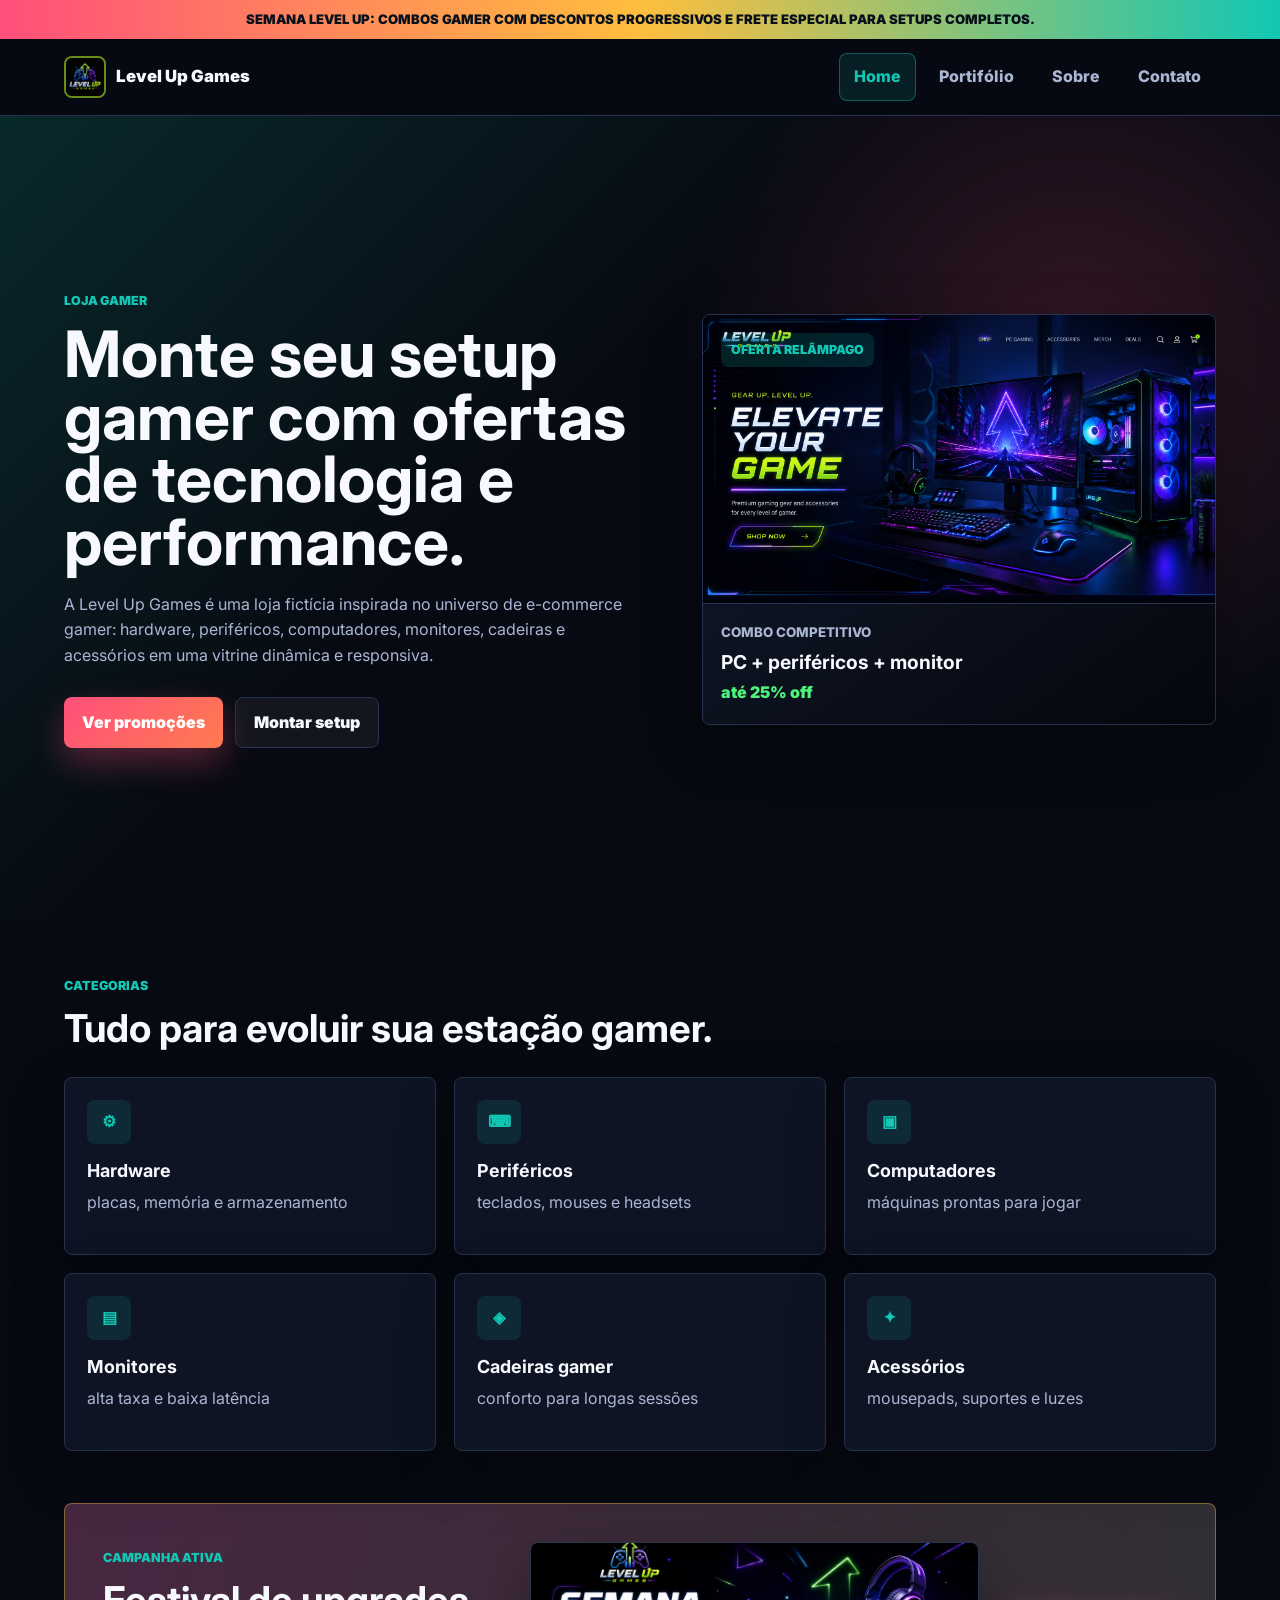
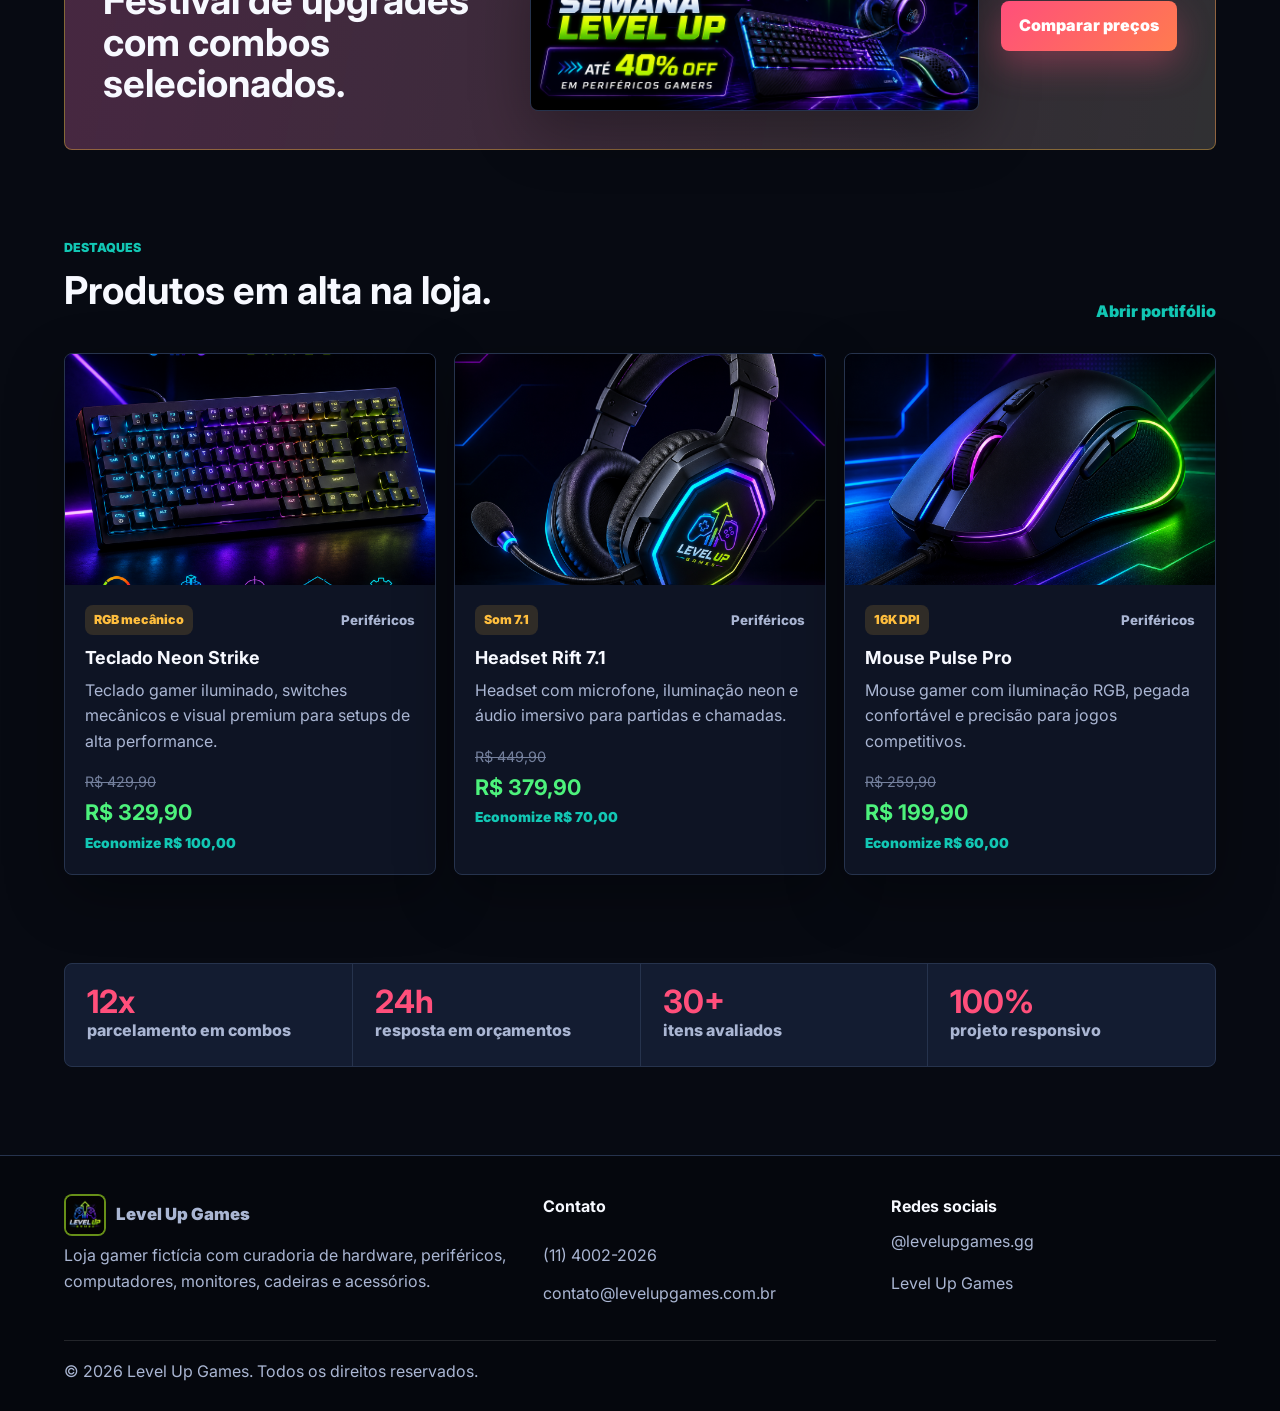
<file: index.html>
<!DOCTYPE html>
<html lang="pt-BR">
<head>
  <meta charset="UTF-8">
  <meta name="viewport" content="width=device-width, initial-scale=1.0">
  <title>Level Up Games | Loja Gamer</title>
  <meta name="description" content="Level Up Games, loja gamer ficticia com hardware, perifericos, computadores, monitores, cadeiras gamer e acessorios.">
  <link rel="preconnect" href="https://fonts.googleapis.com">
  <link rel="preconnect" href="https://fonts.gstatic.com" crossorigin>
  <link href="https://fonts.googleapis.com/css2?family=Inter:wght@400;600;700;800;900&display=swap" rel="stylesheet">
  <link rel="stylesheet" href="src/css/estilo.css">
  <script src="src/js/script.js" defer></script>
</head>
<body data-page="home">
  <div class="top-strip">Semana Level Up: combos gamer com descontos progressivos e frete especial para setups completos.</div>

  <header class="site-header">
    <a class="brand" href="index.html" aria-label="Level Up Games Home">
      <img class="brand__logo" src="src/assets/img/logo-level-up-games-neon.png" alt="">
      <span class="brand__text">Level Up Games</span>
    </a>

    <button class="menu-toggle" type="button" aria-label="Abrir menu" aria-expanded="false">
      <span></span>
      <span></span>
      <span></span>
    </button>

    <nav class="main-nav" aria-label="Menu principal">
      <a href="index.html" data-nav="home">Home</a>
      <a href="pages/portifolio.html" data-nav="portifolio">Portifólio</a>
      <a href="pages/sobre.html" data-nav="sobre">Sobre</a>
      <a href="pages/contato.html" data-nav="contato">Contato</a>
    </nav>
  </header>

  <main>
    <section class="hero" aria-labelledby="hero-title">
      <div class="hero__content">
        <p class="eyebrow">Loja Gamer</p>
        <h1 id="hero-title">Monte seu setup gamer com ofertas de tecnologia e performance.</h1>
        <p class="hero__text">A Level Up Games é uma loja fictícia inspirada no universo de e-commerce gamer: hardware, periféricos, computadores, monitores, cadeiras e acessórios em uma vitrine dinâmica e responsiva.</p>
        <div class="hero__actions">
          <a class="button button--primary" href="pages/portifolio.html">Ver promoções</a>
          <a class="button button--ghost" href="pages/contato.html">Montar setup</a>
        </div>
      </div>

      <div class="hero__deal" aria-label="Oferta em destaque">
        <span class="deal-badge">Oferta relâmpago</span>
        <img src="src/assets/img/hero-elevate-game.png" alt="Banner gamer com setup Level Up Games.">
        <div class="deal-card">
          <small>Combo competitivo</small>
          <strong>PC + periféricos + monitor</strong>
          <span>até 25% off</span>
        </div>
      </div>
    </section>

    <section class="section section--tight" aria-labelledby="category-title">
      <div class="section__intro">
        <p class="eyebrow">Categorias</p>
        <h2 id="category-title">Tudo para evoluir sua estação gamer.</h2>
      </div>
      <div class="category-grid" data-categories></div>
    </section>

    <section class="promo-band" aria-labelledby="promo-title">
      <div>
        <p class="eyebrow">Campanha ativa</p>
        <h2 id="promo-title">Festival de upgrades com combos selecionados.</h2>
      </div>
      <img class="promo-band__image" src="src/assets/img/banner-semana-level-up.png" alt="Banner Semana Level Up com desconto em periféricos gamers.">
      <a class="button button--primary" href="pages/portifolio.html">Comparar preços</a>
    </section>

    <section class="section" aria-labelledby="featured-title">
      <div class="section__intro section__intro--row">
        <div>
          <p class="eyebrow">Destaques</p>
          <h2 id="featured-title">Produtos em alta na loja.</h2>
        </div>
        <a class="text-link" href="pages/portifolio.html">Abrir portifólio</a>
      </div>
      <div class="product-grid" data-products-preview></div>
    </section>

    <section class="feature-strip" aria-label="Benefícios da loja">
      <article>
        <strong>12x</strong>
        <span>parcelamento em combos</span>
      </article>
      <article>
        <strong>24h</strong>
        <span>resposta em orçamentos</span>
      </article>
      <article>
        <strong>30+</strong>
        <span>itens avaliados</span>
      </article>
      <article>
        <strong>100%</strong>
        <span>projeto responsivo</span>
      </article>
    </section>
  </main>

  <footer class="site-footer" data-footer></footer>
</body>
</html>
</file>
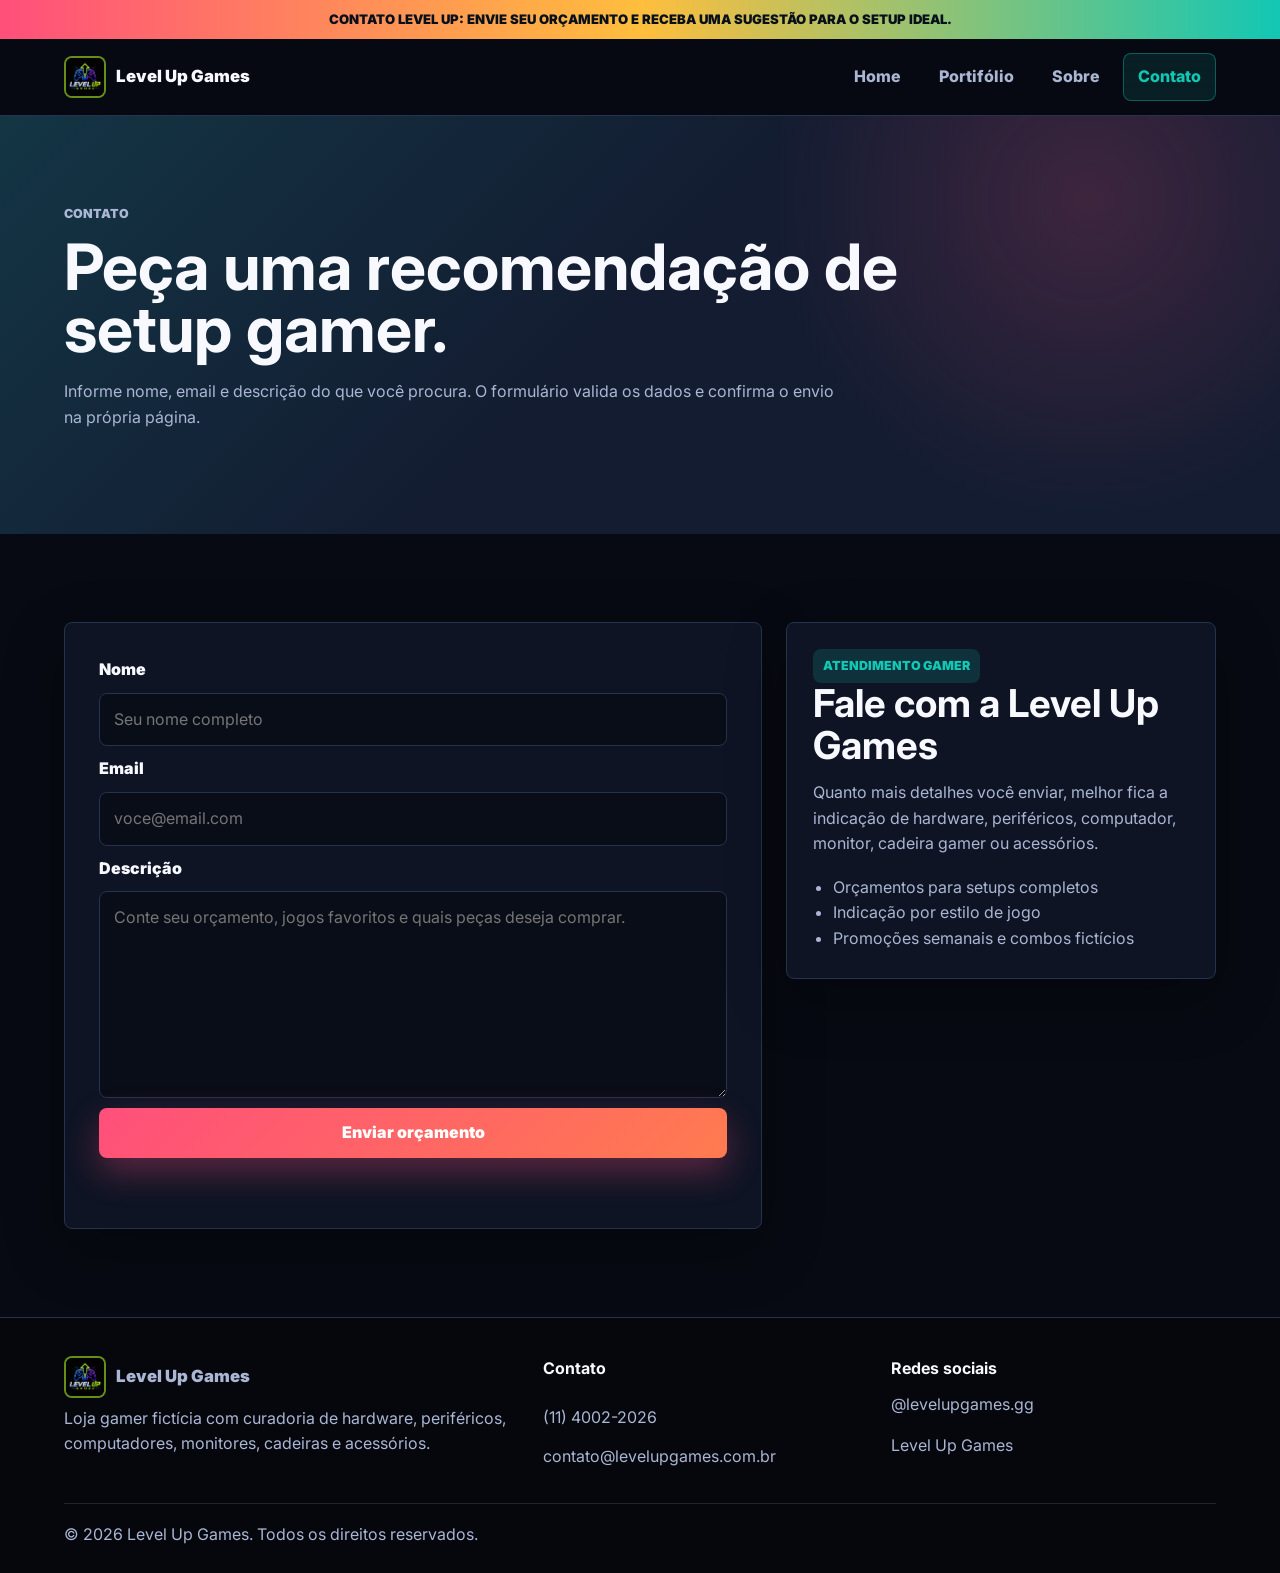
<file: pages/contato.html>
<!DOCTYPE html>
<html lang="pt-BR">
<head>
  <meta charset="UTF-8">
  <meta name="viewport" content="width=device-width, initial-scale=1.0">
  <title>Contato | Level Up Games</title>
  <meta name="description" content="Formulario de contato da Level Up Games para pedidos de orçamento e setups gamer.">
  <link rel="preconnect" href="https://fonts.googleapis.com">
  <link rel="preconnect" href="https://fonts.gstatic.com" crossorigin>
  <link href="https://fonts.googleapis.com/css2?family=Inter:wght@400;600;700;800;900&display=swap" rel="stylesheet">
  <link rel="stylesheet" href="../src/css/estilo.css">
  <script src="../src/js/script.js" defer></script>
</head>
<body data-page="contato">
  <div class="top-strip">Contato Level Up: envie seu orçamento e receba uma sugestão para o setup ideal.</div>

  <header class="site-header">
    <a class="brand" href="../index.html" aria-label="Level Up Games Home">
      <img class="brand__logo" src="../src/assets/img/logo-level-up-games-neon.png" alt="">
      <span class="brand__text">Level Up Games</span>
    </a>
    <button class="menu-toggle" type="button" aria-label="Abrir menu" aria-expanded="false">
      <span></span>
      <span></span>
      <span></span>
    </button>
    <nav class="main-nav" aria-label="Menu principal">
      <a href="../index.html" data-nav="home">Home</a>
      <a href="portifolio.html" data-nav="portifolio">Portifólio</a>
      <a href="sobre.html" data-nav="sobre">Sobre</a>
      <a href="contato.html" data-nav="contato">Contato</a>
    </nav>
  </header>

  <main>
    <section class="page-hero" aria-labelledby="contact-title">
      <p class="eyebrow">Contato</p>
      <h1 id="contact-title">Peça uma recomendação de setup gamer.</h1>
      <p>Informe nome, email e descrição do que você procura. O formulário valida os dados e confirma o envio na própria página.</p>
    </section>

    <section class="contact-layout" aria-label="Formulario de contato">
      <form class="contact-form" data-contact-form novalidate>
        <label for="name">Nome</label>
        <input id="name" name="name" type="text" placeholder="Seu nome completo" required minlength="3">

        <label for="email">Email</label>
        <input id="email" name="email" type="email" placeholder="voce@email.com" required>

        <label for="description">Descrição</label>
        <textarea id="description" name="description" rows="7" placeholder="Conte seu orçamento, jogos favoritos e quais peças deseja comprar." required minlength="15"></textarea>

        <button class="button button--primary" type="submit">Enviar orçamento</button>
        <p class="form-message" data-form-message role="status"></p>
      </form>

      <aside class="contact-panel">
        <span class="deal-badge">Atendimento gamer</span>
        <h2>Fale com a Level Up Games</h2>
        <p>Quanto mais detalhes você enviar, melhor fica a indicação de hardware, periféricos, computador, monitor, cadeira gamer ou acessórios.</p>
        <ul>
          <li>Orçamentos para setups completos</li>
          <li>Indicação por estilo de jogo</li>
          <li>Promoções semanais e combos fictícios</li>
        </ul>
      </aside>
    </section>
  </main>

  <footer class="site-footer" data-footer></footer>
</body>
</html>
</file>
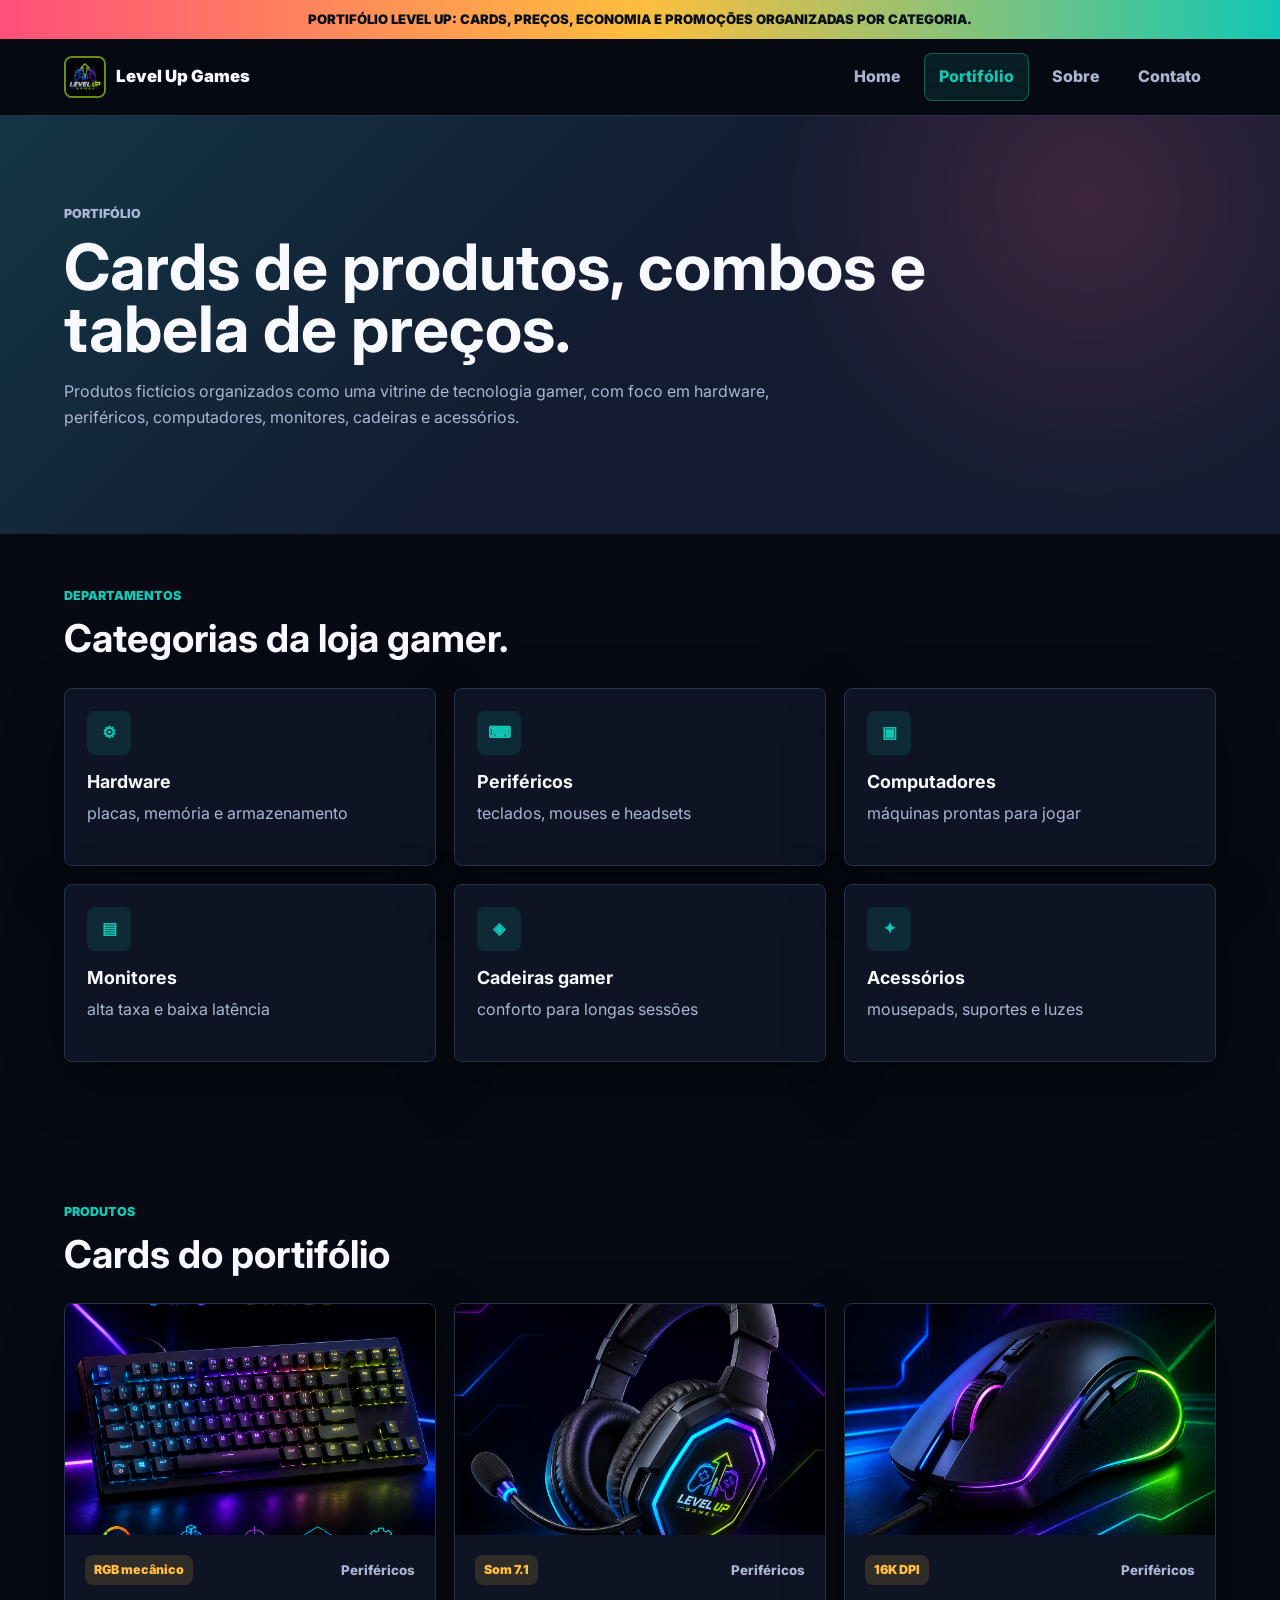
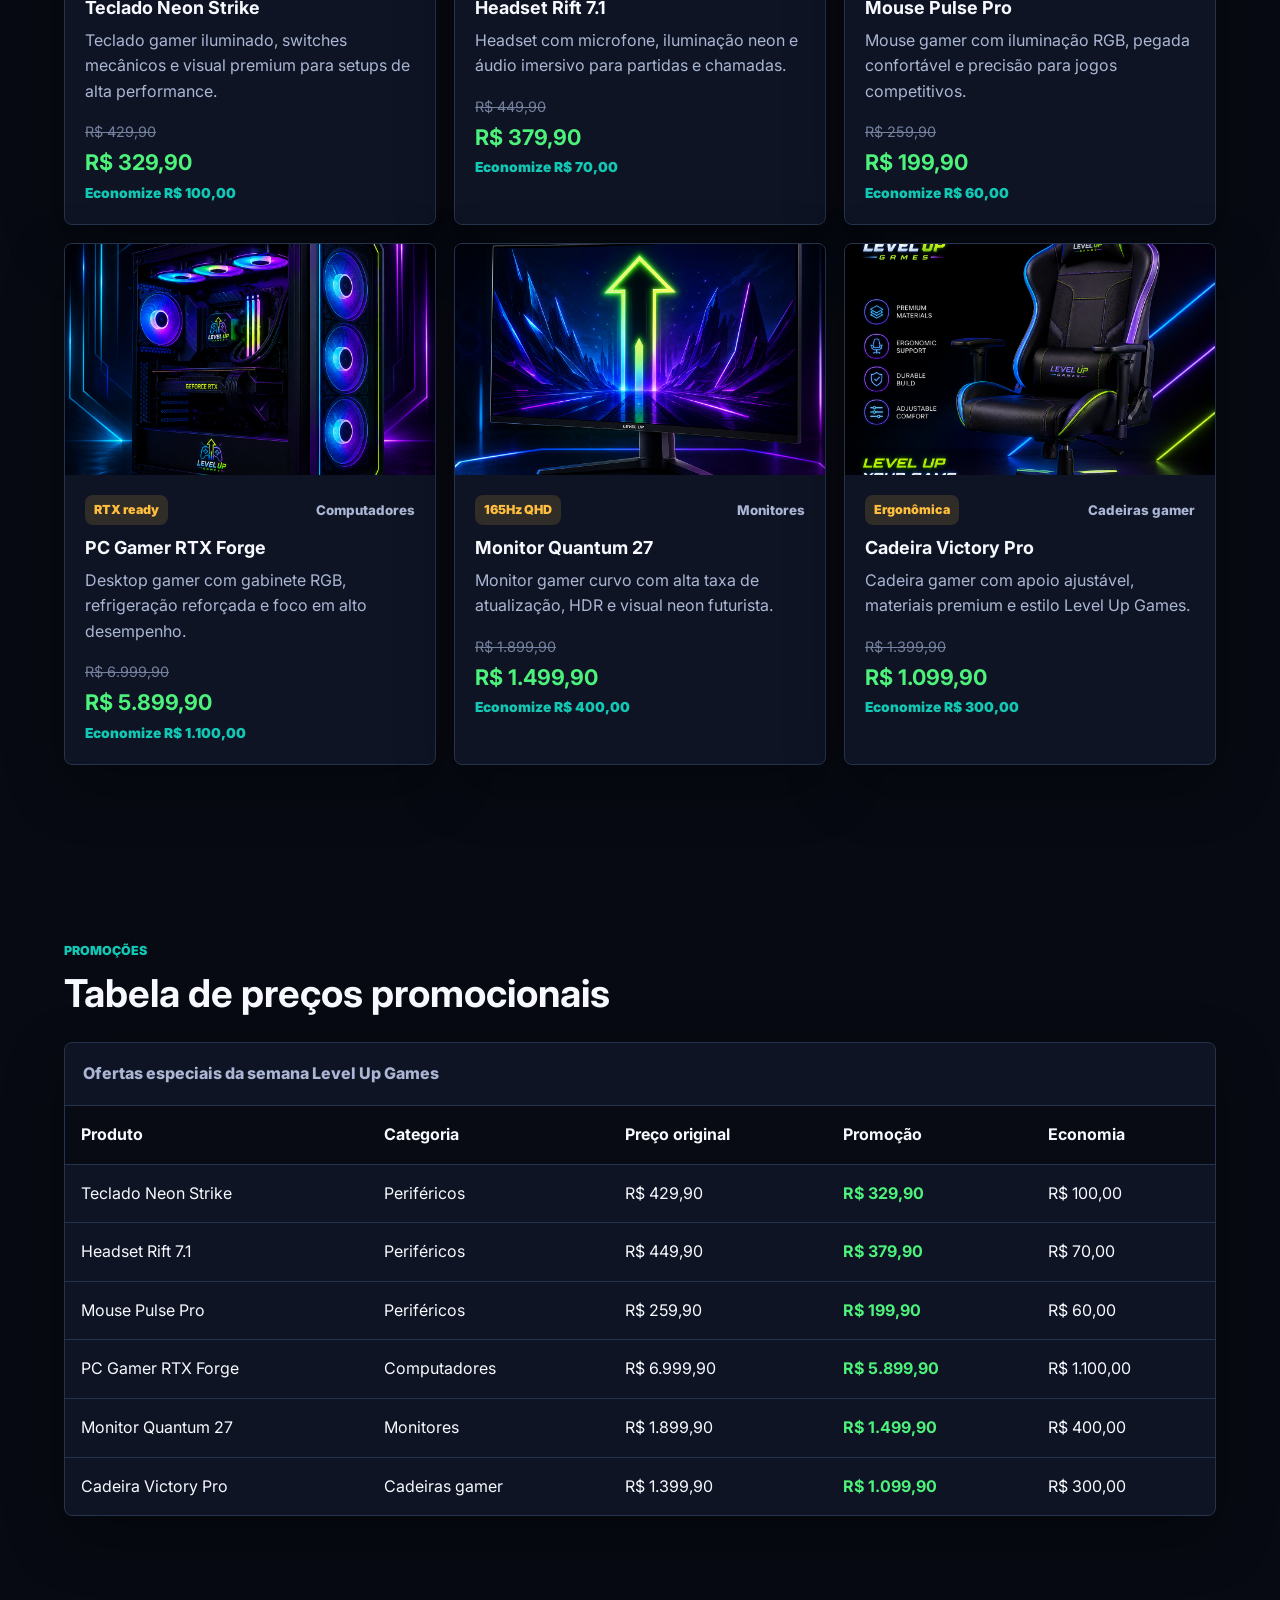
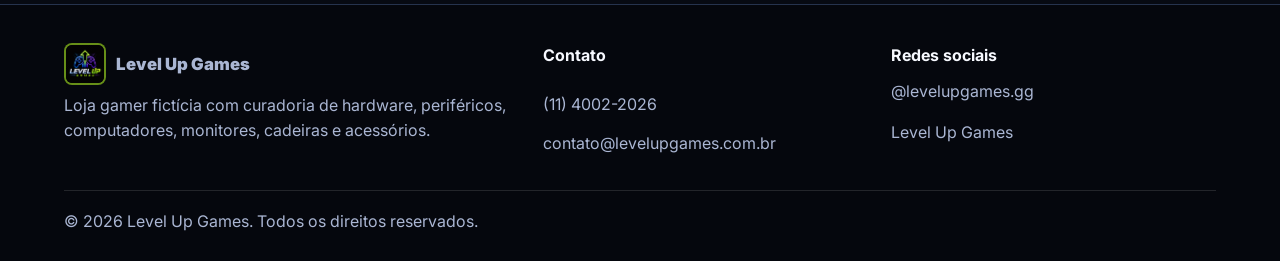
<file: pages/portifolio.html>
<!DOCTYPE html>
<html lang="pt-BR">
<head>
  <meta charset="UTF-8">
  <meta name="viewport" content="width=device-width, initial-scale=1.0">
  <title>Portifólio | Level Up Games</title>
  <meta name="description" content="Portifólio da Level Up Games com cards de produtos gamer e tabela de preços promocionais.">
  <link rel="preconnect" href="https://fonts.googleapis.com">
  <link rel="preconnect" href="https://fonts.gstatic.com" crossorigin>
  <link href="https://fonts.googleapis.com/css2?family=Inter:wght@400;600;700;800;900&display=swap" rel="stylesheet">
  <link rel="stylesheet" href="../src/css/estilo.css">
  <script src="../src/js/script.js" defer></script>
</head>
<body data-page="portifolio">
  <div class="top-strip">Portifólio Level Up: cards, preços, economia e promoções organizadas por categoria.</div>

  <header class="site-header">
    <a class="brand" href="../index.html" aria-label="Level Up Games Home">
      <img class="brand__logo" src="../src/assets/img/logo-level-up-games-neon.png" alt="">
      <span class="brand__text">Level Up Games</span>
    </a>
    <button class="menu-toggle" type="button" aria-label="Abrir menu" aria-expanded="false">
      <span></span>
      <span></span>
      <span></span>
    </button>
    <nav class="main-nav" aria-label="Menu principal">
      <a href="../index.html" data-nav="home">Home</a>
      <a href="portifolio.html" data-nav="portifolio">Portifólio</a>
      <a href="sobre.html" data-nav="sobre">Sobre</a>
      <a href="contato.html" data-nav="contato">Contato</a>
    </nav>
  </header>

  <main>
    <section class="page-hero" aria-labelledby="portfolio-title">
      <p class="eyebrow">Portifólio</p>
      <h1 id="portfolio-title">Cards de produtos, combos e tabela de preços.</h1>
      <p>Produtos fictícios organizados como uma vitrine de tecnologia gamer, com foco em hardware, periféricos, computadores, monitores, cadeiras e acessórios.</p>
    </section>

    <section class="section section--tight" aria-labelledby="portfolio-category-title">
      <div class="section__intro">
        <p class="eyebrow">Departamentos</p>
        <h2 id="portfolio-category-title">Categorias da loja gamer.</h2>
      </div>
      <div class="category-grid" data-categories></div>
    </section>

    <section class="section" aria-labelledby="cards-title">
      <div class="section__intro">
        <p class="eyebrow">Produtos</p>
        <h2 id="cards-title">Cards do portifólio</h2>
      </div>
      <div class="product-grid" data-products-list></div>
    </section>

    <section class="section" aria-labelledby="table-title">
      <div class="section__intro">
        <p class="eyebrow">Promoções</p>
        <h2 id="table-title">Tabela de preços promocionais</h2>
      </div>
      <div class="table-wrap">
        <table class="price-table">
          <caption>Ofertas especiais da semana Level Up Games</caption>
          <thead>
            <tr>
              <th>Produto</th>
              <th>Categoria</th>
              <th>Preço original</th>
              <th>Promoção</th>
              <th>Economia</th>
            </tr>
          </thead>
          <tbody data-promo-table></tbody>
        </table>
      </div>
    </section>
  </main>

  <footer class="site-footer" data-footer></footer>
</body>
</html>
</file>
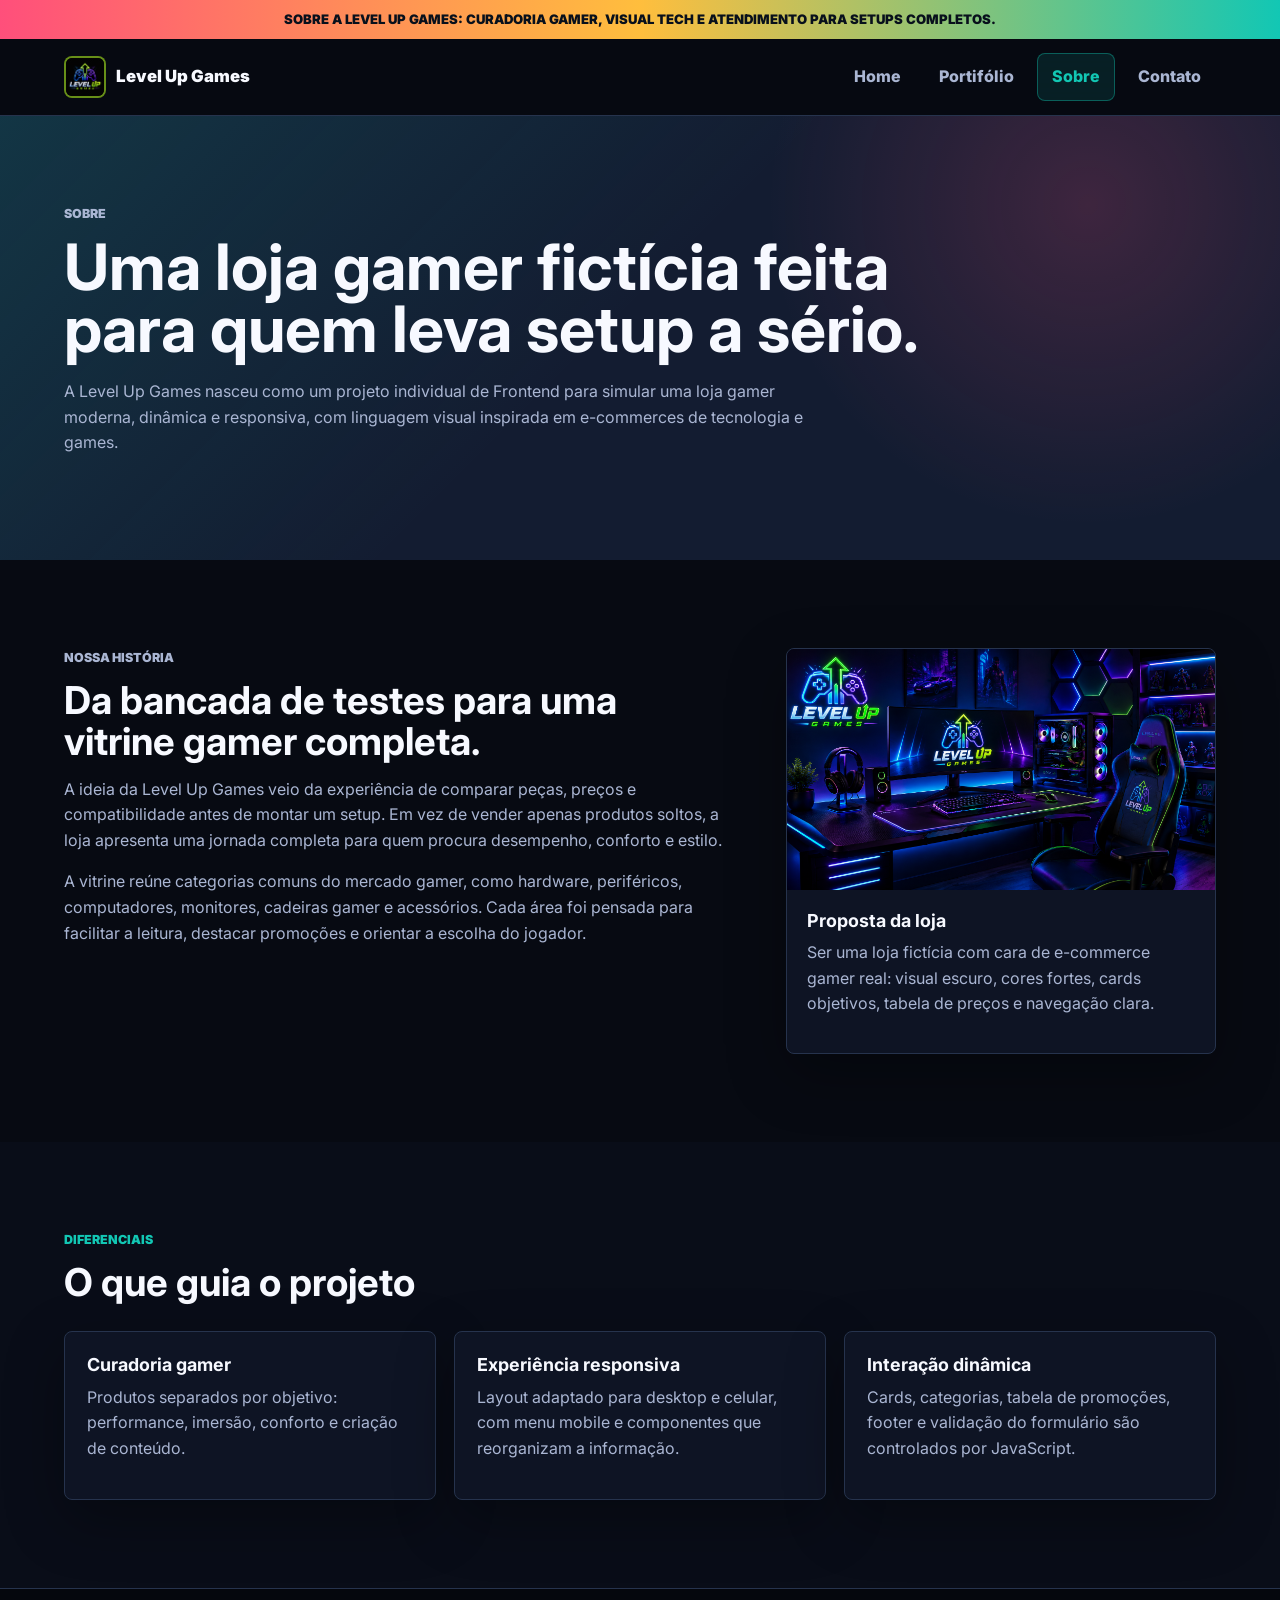
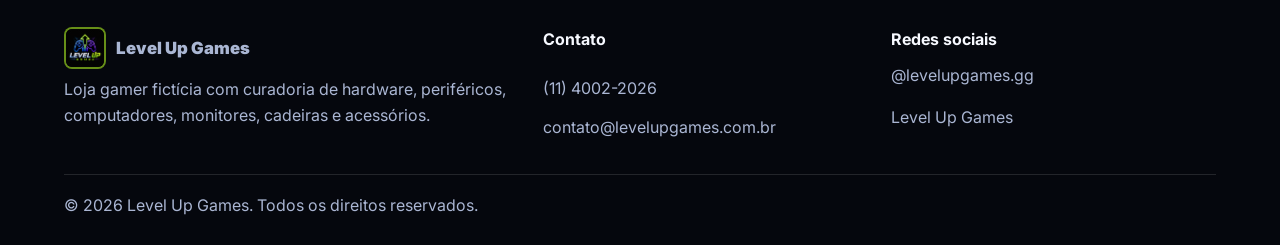
<file: pages/sobre.html>
<!DOCTYPE html>
<html lang="pt-BR">
<head>
  <meta charset="UTF-8">
  <meta name="viewport" content="width=device-width, initial-scale=1.0">
  <title>Sobre | Level Up Games</title>
  <meta name="description" content="História da Level Up Games, loja gamer fictícia criada para entregar curadoria de tecnologia e setups completos.">
  <link rel="preconnect" href="https://fonts.googleapis.com">
  <link rel="preconnect" href="https://fonts.gstatic.com" crossorigin>
  <link href="https://fonts.googleapis.com/css2?family=Inter:wght@400;600;700;800;900&display=swap" rel="stylesheet">
  <link rel="stylesheet" href="../src/css/estilo.css">
  <script src="../src/js/script.js" defer></script>
</head>
<body data-page="sobre">
  <div class="top-strip">Sobre a Level Up Games: curadoria gamer, visual tech e atendimento para setups completos.</div>

  <header class="site-header">
    <a class="brand" href="../index.html" aria-label="Level Up Games Home">
      <img class="brand__logo" src="../src/assets/img/logo-level-up-games-neon.png" alt="">
      <span class="brand__text">Level Up Games</span>
    </a>
    <button class="menu-toggle" type="button" aria-label="Abrir menu" aria-expanded="false">
      <span></span>
      <span></span>
      <span></span>
    </button>
    <nav class="main-nav" aria-label="Menu principal">
      <a href="../index.html" data-nav="home">Home</a>
      <a href="portifolio.html" data-nav="portifolio">Portifólio</a>
      <a href="sobre.html" data-nav="sobre">Sobre</a>
      <a href="contato.html" data-nav="contato">Contato</a>
    </nav>
  </header>

  <main>
    <section class="page-hero page-hero--story" aria-labelledby="about-title">
      <p class="eyebrow">Sobre</p>
      <h1 id="about-title">Uma loja gamer fictícia feita para quem leva setup a sério.</h1>
      <p>A Level Up Games nasceu como um projeto individual de Frontend para simular uma loja gamer moderna, dinâmica e responsiva, com linguagem visual inspirada em e-commerces de tecnologia e games.</p>
    </section>

    <section class="story-section" aria-label="História da loja">
      <article>
        <p class="eyebrow">Nossa história</p>
        <h2>Da bancada de testes para uma vitrine gamer completa.</h2>
        <p>A ideia da Level Up Games veio da experiência de comparar peças, preços e compatibilidade antes de montar um setup. Em vez de vender apenas produtos soltos, a loja apresenta uma jornada completa para quem procura desempenho, conforto e estilo.</p>
        <p>A vitrine reúne categorias comuns do mercado gamer, como hardware, periféricos, computadores, monitores, cadeiras gamer e acessórios. Cada área foi pensada para facilitar a leitura, destacar promoções e orientar a escolha do jogador.</p>
      </article>
      <aside class="story-card">
        <img src="../src/assets/img/setup-level-up.png" alt="Setup gamer completo da Level Up Games.">
        <h3>Proposta da loja</h3>
        <p>Ser uma loja fictícia com cara de e-commerce gamer real: visual escuro, cores fortes, cards objetivos, tabela de preços e navegação clara.</p>
      </aside>
    </section>

    <section class="section values" aria-labelledby="values-title">
      <div class="section__intro">
        <p class="eyebrow">Diferenciais</p>
        <h2 id="values-title">O que guia o projeto</h2>
      </div>
      <div class="values-grid">
        <article>
          <h3>Curadoria gamer</h3>
          <p>Produtos separados por objetivo: performance, imersão, conforto e criação de conteúdo.</p>
        </article>
        <article>
          <h3>Experiência responsiva</h3>
          <p>Layout adaptado para desktop e celular, com menu mobile e componentes que reorganizam a informação.</p>
        </article>
        <article>
          <h3>Interação dinâmica</h3>
          <p>Cards, categorias, tabela de promoções, footer e validação do formulário são controlados por JavaScript.</p>
        </article>
      </div>
    </section>
  </main>

  <footer class="site-footer" data-footer></footer>
</body>
</html>
</file>
<file: src/css/estilo.css>
:root {
  --bg: #070a12;
  --surface: #0e1424;
  --surface-2: #131c31;
  --panel: #172136;
  --line: #26334d;
  --text: #f7f9ff;
  --muted: #aab6d3;
  --accent: #12c7b4;
  --accent-dark: #079987;
  --hot: #ff4f7b;
  --gold: #ffbe3d;
  --green: #4df27c;
  --shadow: 0 20px 60px rgba(0, 0, 0, 0.32);
}

* {
  box-sizing: border-box;
}

body {
  margin: 0;
  background: var(--bg);
  color: var(--text);
  font-family: Inter, Arial, sans-serif;
  line-height: 1.6;
}

img {
  display: block;
  max-width: 100%;
}

a {
  color: inherit;
  text-decoration: none;
}

.top-strip {
  background: linear-gradient(90deg, var(--hot), var(--gold), var(--accent));
  color: #08101c;
  font-size: 0.82rem;
  font-weight: 900;
  padding: 9px 20px;
  text-align: center;
  text-transform: uppercase;
}

.site-header {
  position: sticky;
  top: 0;
  z-index: 10;
  display: flex;
  align-items: center;
  justify-content: space-between;
  gap: 24px;
  border-bottom: 1px solid var(--line);
  background: rgba(7, 10, 18, 0.94);
  padding: 14px clamp(18px, 5vw, 72px);
  backdrop-filter: blur(18px);
}

.brand {
  display: inline-flex;
  align-items: center;
  gap: 10px;
  font-weight: 900;
}

.brand__logo {
  width: 42px;
  height: 42px;
  border: 2px solid rgba(185, 255, 35, 0.55);
  border-radius: 8px;
  background: #04060b;
  object-fit: cover;
  object-position: center;
}

.brand__text {
  font-size: 1.05rem;
}

.main-nav {
  display: flex;
  align-items: center;
  gap: 8px;
}

.main-nav a {
  border: 1px solid transparent;
  border-radius: 8px;
  color: var(--muted);
  font-weight: 800;
  padding: 10px 14px;
}

.main-nav a:hover,
.main-nav a[aria-current="page"] {
  border-color: rgba(18, 199, 180, 0.38);
  background: rgba(18, 199, 180, 0.12);
  color: var(--accent);
}

.menu-toggle {
  display: none;
  width: 44px;
  height: 44px;
  border: 1px solid var(--line);
  border-radius: 8px;
  background: var(--surface-2);
}

.menu-toggle span {
  display: block;
  width: 20px;
  height: 2px;
  margin: 5px auto;
  background: var(--text);
}

.hero {
  display: grid;
  min-height: calc(100vh - 92px);
  grid-template-columns: minmax(0, 0.95fr) minmax(320px, 0.85fr);
  align-items: center;
  gap: clamp(28px, 5vw, 80px);
  padding: clamp(44px, 8vw, 92px) clamp(20px, 5vw, 72px);
  background:
    linear-gradient(135deg, rgba(18, 199, 180, 0.16), transparent 42%),
    radial-gradient(circle at 84% 30%, rgba(255, 79, 123, 0.18), transparent 32%),
    var(--bg);
}

.hero__content {
  max-width: 760px;
}

.eyebrow {
  margin: 0 0 12px;
  color: var(--accent);
  font-size: 0.78rem;
  font-weight: 900;
  letter-spacing: 0;
  text-transform: uppercase;
}

h1,
h2,
h3,
p {
  margin-top: 0;
}

h1 {
  margin-bottom: 18px;
  font-size: clamp(2.35rem, 5vw, 4.9rem);
  line-height: 0.98;
}

h2 {
  margin-bottom: 14px;
  font-size: clamp(1.75rem, 3vw, 3rem);
  line-height: 1.08;
}

h3 {
  margin-bottom: 8px;
  font-size: 1.12rem;
  line-height: 1.25;
}

.hero__text,
.page-hero p,
.story-section p,
.contact-panel p,
.product-card p,
.category-card p,
.values-grid p {
  color: var(--muted);
}

.hero__actions {
  display: flex;
  flex-wrap: wrap;
  gap: 12px;
  margin-top: 28px;
}

.button {
  display: inline-flex;
  min-height: 46px;
  align-items: center;
  justify-content: center;
  border: 0;
  border-radius: 8px;
  cursor: pointer;
  font: inherit;
  font-weight: 900;
  padding: 12px 18px;
}

.button--primary {
  background: linear-gradient(135deg, var(--hot), #ff7b4f);
  color: #fff;
  box-shadow: 0 14px 34px rgba(255, 79, 123, 0.32);
}

.button--ghost {
  border: 1px solid var(--line);
  background: rgba(255, 255, 255, 0.05);
  color: var(--text);
}

.hero__deal {
  position: relative;
  overflow: hidden;
  border: 1px solid var(--line);
  border-radius: 8px;
  background: linear-gradient(145deg, var(--surface-2), #05070d);
  box-shadow: var(--shadow);
}

.hero__deal img {
  width: 100%;
  aspect-ratio: 16 / 9;
  object-fit: cover;
}

.deal-badge {
  display: inline-flex;
  width: fit-content;
  border-radius: 8px;
  background: rgba(18, 199, 180, 0.16);
  color: var(--accent);
  font-size: 0.78rem;
  font-weight: 900;
  padding: 7px 10px;
  text-transform: uppercase;
}

.hero__deal .deal-badge {
  position: absolute;
  left: 18px;
  top: 18px;
}

.deal-card {
  display: grid;
  gap: 3px;
  border-top: 1px solid var(--line);
  padding: 18px;
}

.deal-card small {
  color: var(--muted);
  font-weight: 800;
  text-transform: uppercase;
}

.deal-card strong {
  font-size: 1.2rem;
}

.deal-card span {
  color: var(--green);
  font-weight: 900;
}

.section,
.page-hero,
.story-section,
.contact-layout {
  padding: clamp(44px, 7vw, 88px) clamp(20px, 5vw, 72px);
}

.section--tight {
  padding-top: 52px;
  padding-bottom: 52px;
}

.section__intro {
  max-width: 780px;
  margin-bottom: 28px;
}

.section__intro--row {
  display: flex;
  max-width: none;
  align-items: end;
  justify-content: space-between;
  gap: 20px;
}

.text-link {
  color: var(--accent);
  font-weight: 900;
}

.category-grid,
.product-grid,
.values-grid {
  display: grid;
  grid-template-columns: repeat(3, minmax(0, 1fr));
  gap: 18px;
}

.category-card,
.product-card,
.story-card,
.values-grid article,
.contact-form,
.contact-panel {
  border: 1px solid var(--line);
  border-radius: 8px;
  background: var(--surface);
  box-shadow: var(--shadow);
}

.category-card {
  padding: 22px;
}

.category-card span {
  display: grid;
  width: 44px;
  height: 44px;
  place-items: center;
  border-radius: 8px;
  background: rgba(18, 199, 180, 0.12);
  color: var(--accent);
  font-weight: 900;
  margin-bottom: 16px;
}

.promo-band {
  display: grid;
  grid-template-columns: minmax(0, 0.9fr) minmax(280px, 1fr) auto;
  align-items: center;
  gap: 22px;
  margin: 0 clamp(20px, 5vw, 72px);
  border: 1px solid rgba(255, 190, 61, 0.4);
  border-radius: 8px;
  background:
    linear-gradient(100deg, rgba(255, 79, 123, 0.22), rgba(255, 190, 61, 0.12)),
    var(--surface-2);
  padding: clamp(24px, 4vw, 38px);
}

.promo-band h2 {
  margin-bottom: 0;
}

.promo-band__image {
  width: 100%;
  border: 1px solid var(--line);
  border-radius: 8px;
  aspect-ratio: 16 / 6;
  object-fit: cover;
  box-shadow: var(--shadow);
}

.feature-strip {
  display: grid;
  grid-template-columns: repeat(4, minmax(0, 1fr));
  gap: 1px;
  margin: 0 clamp(20px, 5vw, 72px) clamp(44px, 7vw, 88px);
  overflow: hidden;
  border: 1px solid var(--line);
  border-radius: 8px;
  background: var(--line);
}

.feature-strip article {
  background: var(--surface-2);
  padding: 22px;
}

.feature-strip strong {
  display: block;
  color: var(--hot);
  font-size: 2rem;
  line-height: 1;
}

.feature-strip span {
  color: var(--muted);
  font-weight: 800;
}

.product-card {
  overflow: hidden;
}

.product-card img {
  width: 100%;
  aspect-ratio: 16 / 10;
  object-fit: cover;
  background: #0b1020;
}

.product-card__body {
  padding: 20px;
}

.product-card__meta {
  display: flex;
  align-items: center;
  justify-content: space-between;
  gap: 12px;
  margin-bottom: 12px;
}

.product-card__meta span {
  border-radius: 8px;
  background: rgba(255, 190, 61, 0.14);
  color: var(--gold);
  font-size: 0.78rem;
  font-weight: 900;
  padding: 5px 9px;
}

.product-card__meta small {
  color: var(--muted);
  font-weight: 800;
}

.price-box {
  display: grid;
  gap: 2px;
  margin-top: 16px;
}

.price-box del {
  color: #74809d;
  font-size: 0.9rem;
}

.price-box strong {
  color: var(--green);
  font-size: 1.35rem;
}

.price-box em {
  color: var(--accent);
  font-size: 0.86rem;
  font-style: normal;
  font-weight: 900;
}

.page-hero {
  background:
    linear-gradient(135deg, rgba(18, 199, 180, 0.15), transparent 48%),
    radial-gradient(circle at 85% 20%, rgba(255, 79, 123, 0.18), transparent 28%),
    var(--surface-2);
}

.page-hero h1 {
  max-width: 920px;
}

.page-hero p {
  max-width: 780px;
}

.table-wrap {
  overflow-x: auto;
  border: 1px solid var(--line);
  border-radius: 8px;
  background: var(--surface);
  box-shadow: var(--shadow);
}

.price-table {
  width: 100%;
  min-width: 760px;
  border-collapse: collapse;
}

.price-table caption {
  padding: 18px;
  color: var(--muted);
  font-weight: 800;
  text-align: left;
}

.price-table th,
.price-table td {
  border-top: 1px solid var(--line);
  padding: 16px;
  text-align: left;
}

.price-table th {
  background: #080b14;
  color: var(--text);
}

.price-table strong {
  color: var(--green);
}

.story-section {
  display: grid;
  grid-template-columns: minmax(0, 1fr) minmax(280px, 430px);
  gap: clamp(24px, 5vw, 72px);
  align-items: start;
}

.story-section article {
  max-width: 760px;
}

.story-card {
  overflow: hidden;
}

.story-card h3,
.story-card p {
  padding-inline: 20px;
}

.story-card h3 {
  margin-top: 20px;
}

.story-card p {
  padding-bottom: 20px;
}

.values {
  background: #090d18;
}

.values-grid article {
  padding: 22px;
}

.contact-layout {
  display: grid;
  grid-template-columns: minmax(0, 1fr) minmax(280px, 430px);
  gap: 24px;
  align-items: start;
}

.contact-form {
  display: grid;
  gap: 10px;
  padding: clamp(20px, 4vw, 34px);
}

.contact-form label {
  font-weight: 900;
}

.contact-form input,
.contact-form textarea {
  width: 100%;
  border: 1px solid var(--line);
  border-radius: 8px;
  background: #090d18;
  color: var(--text);
  font: inherit;
  padding: 13px 14px;
}

.contact-form input:focus,
.contact-form textarea:focus {
  border-color: var(--accent);
  outline: 3px solid rgba(18, 199, 180, 0.18);
}

.form-message {
  min-height: 26px;
  margin: 0;
  font-weight: 900;
}

.form-message--error {
  color: #ff8d8d;
}

.form-message--success {
  color: var(--green);
}

.contact-panel {
  padding: 26px;
}

.contact-panel ul {
  margin: 18px 0 0;
  padding-left: 20px;
  color: var(--muted);
}

.site-footer {
  border-top: 1px solid var(--line);
  background: #05070d;
  color: var(--text);
  padding: 38px clamp(20px, 5vw, 72px) 26px;
}

.footer-grid {
  display: grid;
  grid-template-columns: 1.4fr 1fr 1fr;
  gap: 24px;
}

.site-footer p,
.site-footer a {
  color: var(--muted);
}

.site-footer address {
  display: grid;
  gap: 8px;
  font-style: normal;
}

.site-footer strong {
  display: block;
  margin-bottom: 10px;
}

.copyright {
  margin: 28px 0 0;
  border-top: 1px solid rgba(255, 255, 255, 0.12);
  padding-top: 18px;
}

@media (max-width: 900px) {
  .menu-toggle {
    display: block;
  }

  .main-nav {
    position: absolute;
    top: 66px;
    right: 20px;
    display: none;
    width: min(260px, calc(100vw - 40px));
    flex-direction: column;
    align-items: stretch;
    border: 1px solid var(--line);
    border-radius: 8px;
    background: var(--surface);
    box-shadow: var(--shadow);
    padding: 10px;
  }

  .main-nav.is-open {
    display: flex;
  }

  .hero,
  .story-section,
  .contact-layout,
  .footer-grid {
    grid-template-columns: 1fr;
  }

  .hero {
    min-height: auto;
  }

  .category-grid,
  .product-grid,
  .values-grid,
  .feature-strip {
    grid-template-columns: repeat(2, minmax(0, 1fr));
  }

  .promo-band,
  .section__intro--row {
    align-items: stretch;
    grid-template-columns: 1fr;
  }
}

@media (max-width: 620px) {
  .site-header {
    padding: 14px 16px;
  }

  .brand__text {
    font-size: 0.95rem;
  }

  h1 {
    font-size: 2.28rem;
  }

  .category-grid,
  .product-grid,
  .values-grid,
  .feature-strip {
    grid-template-columns: 1fr;
  }

  .button {
    width: 100%;
  }
}
</file>
